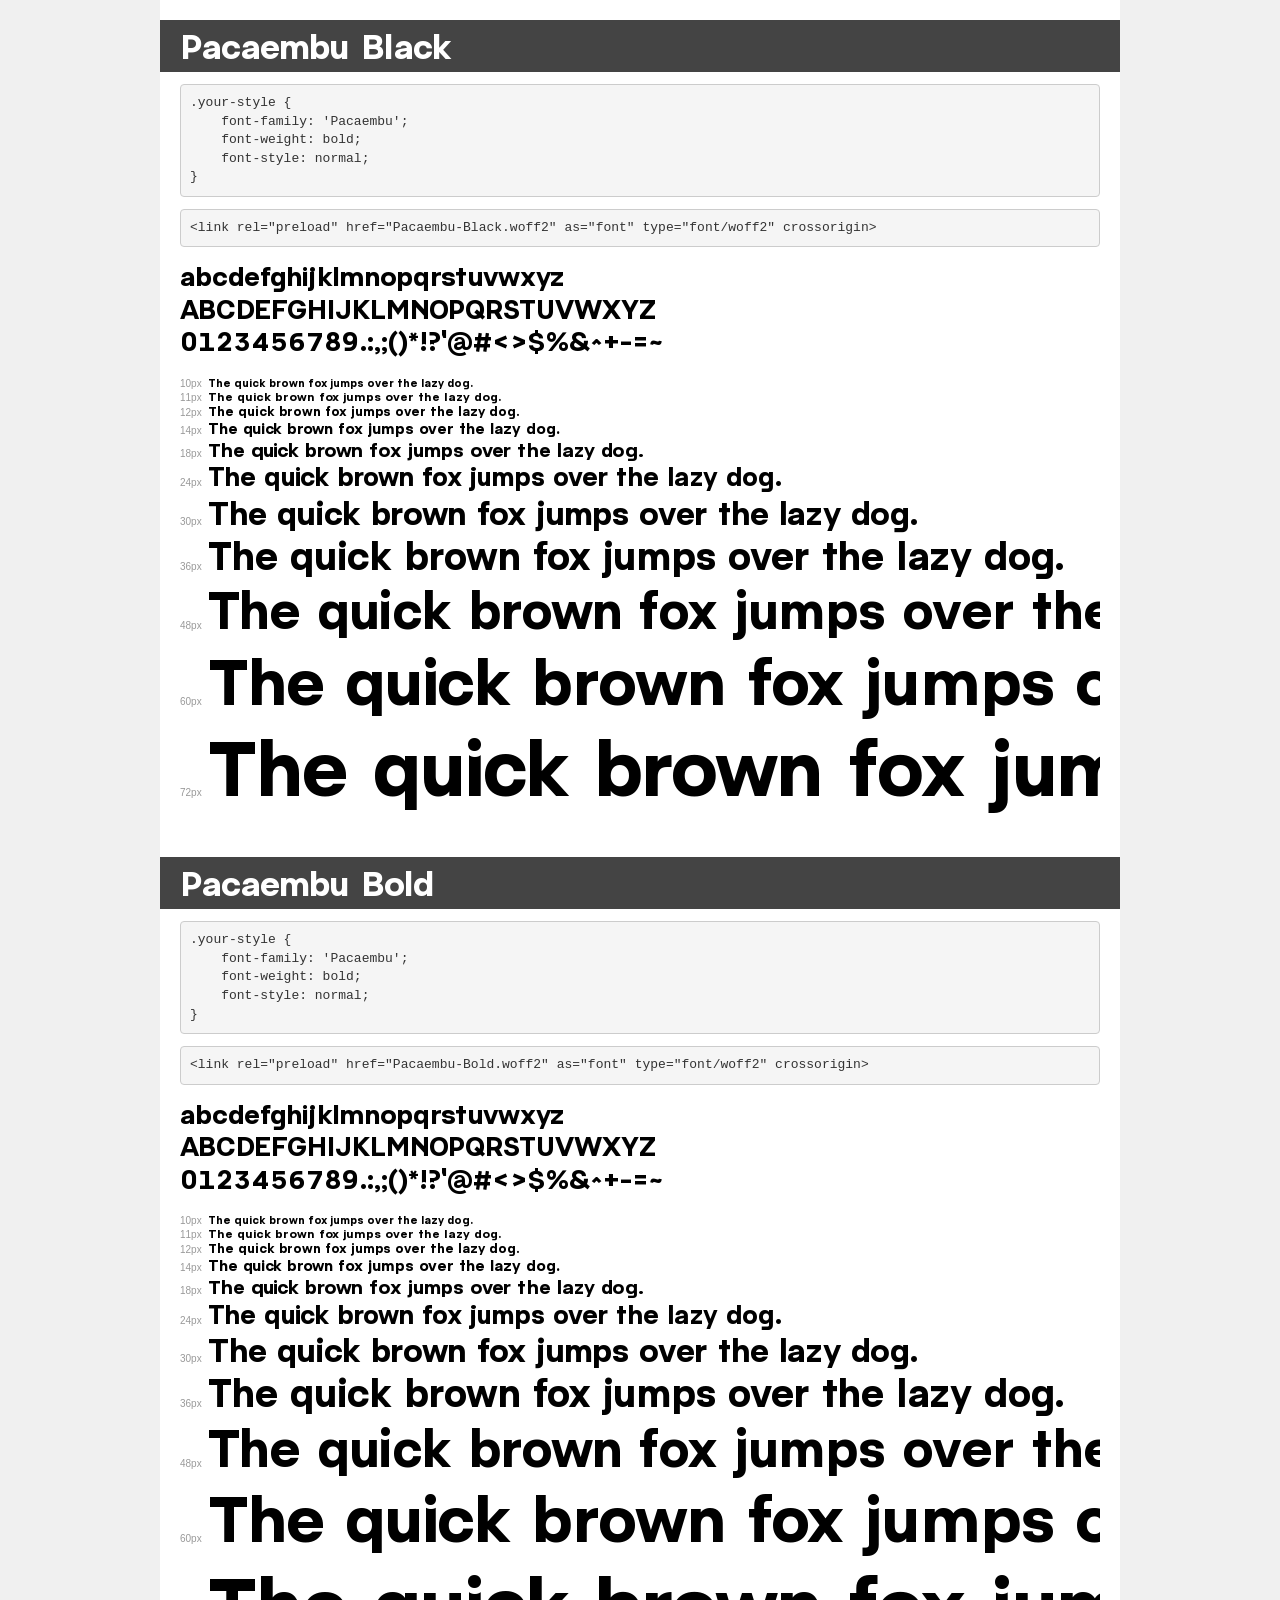
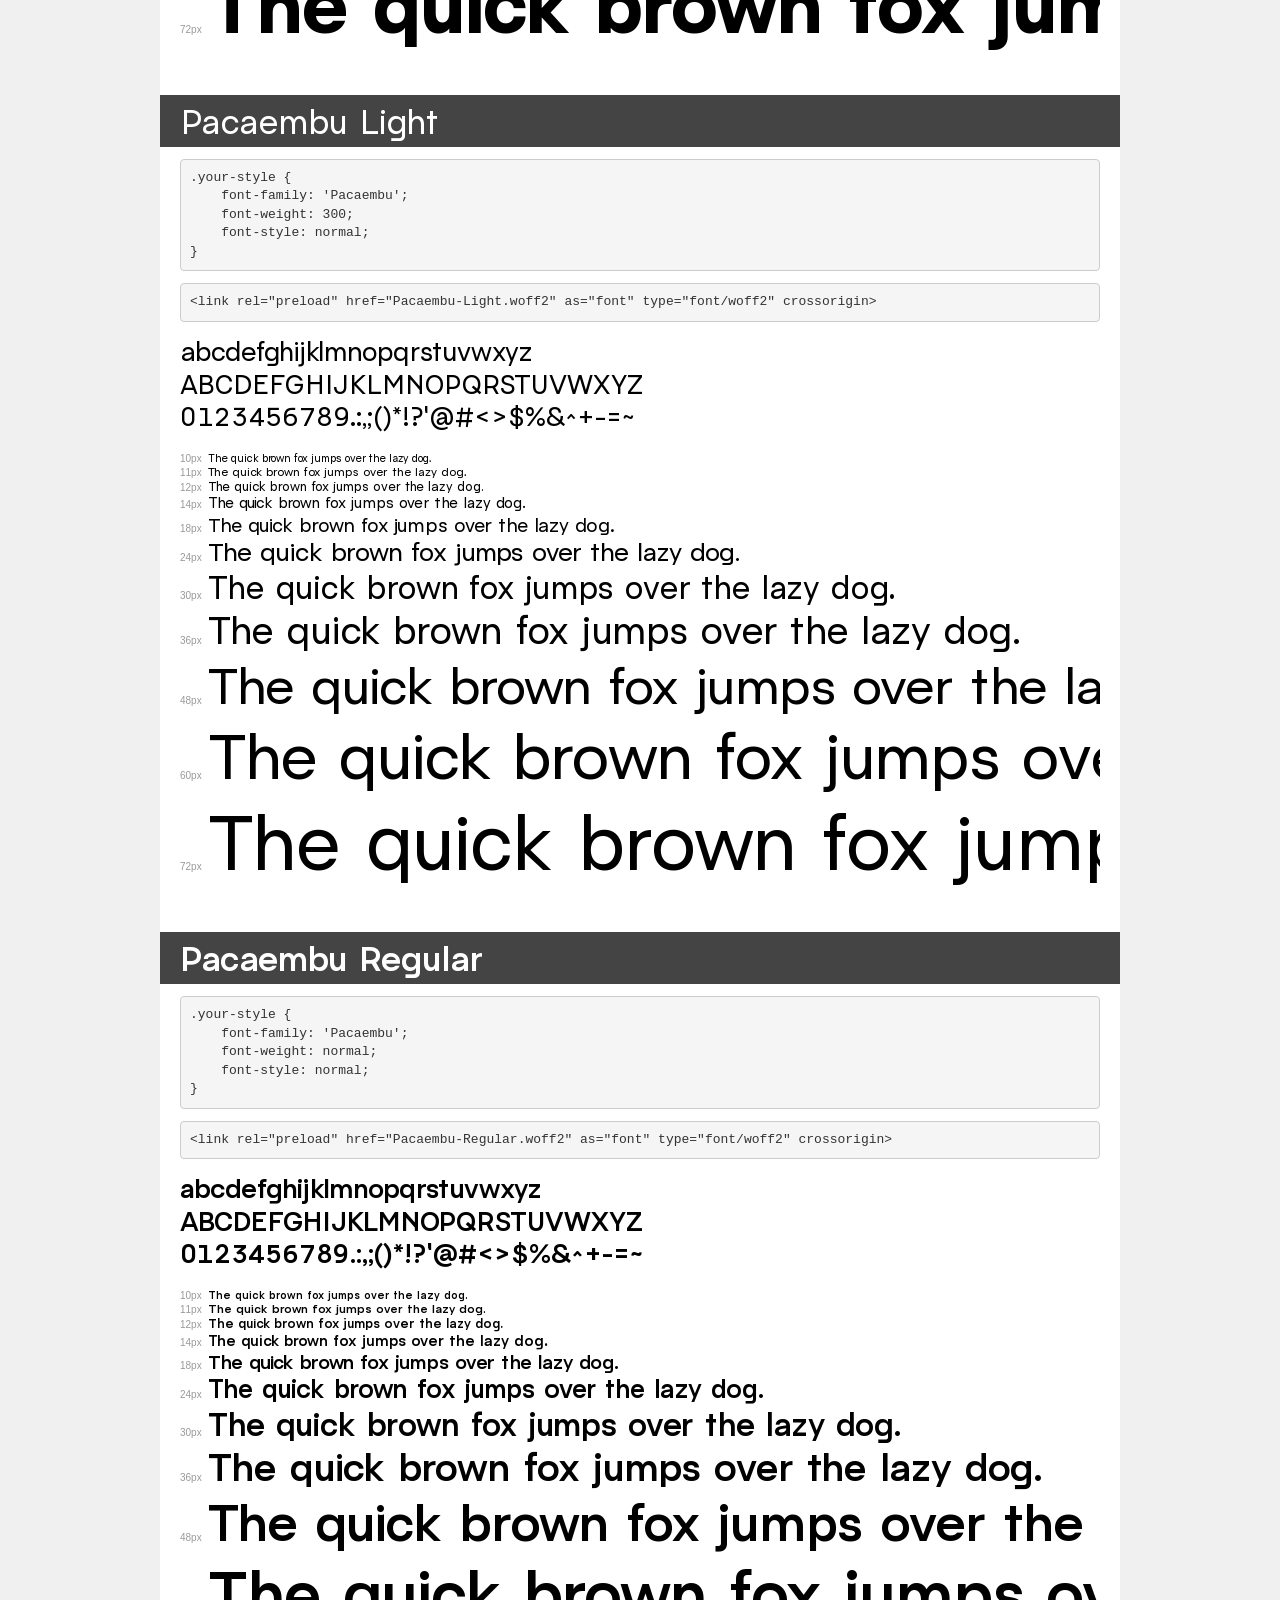
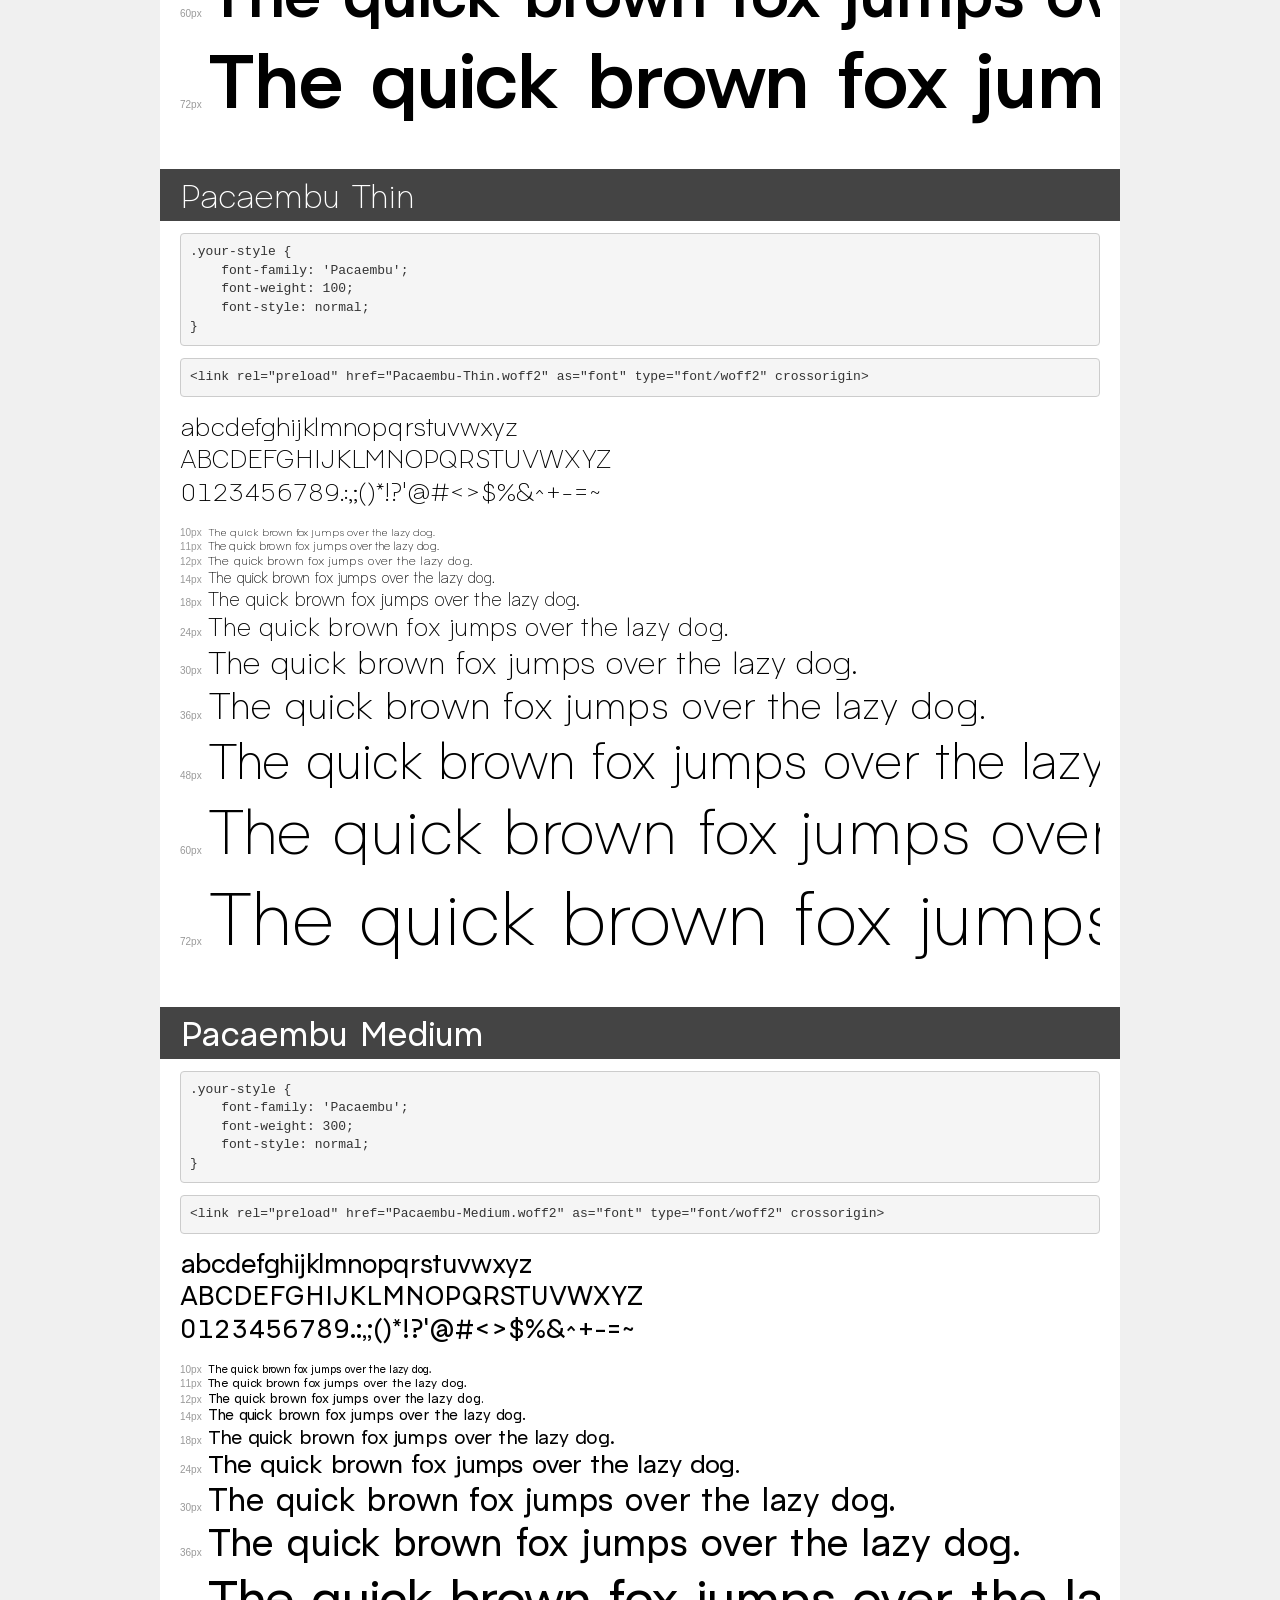
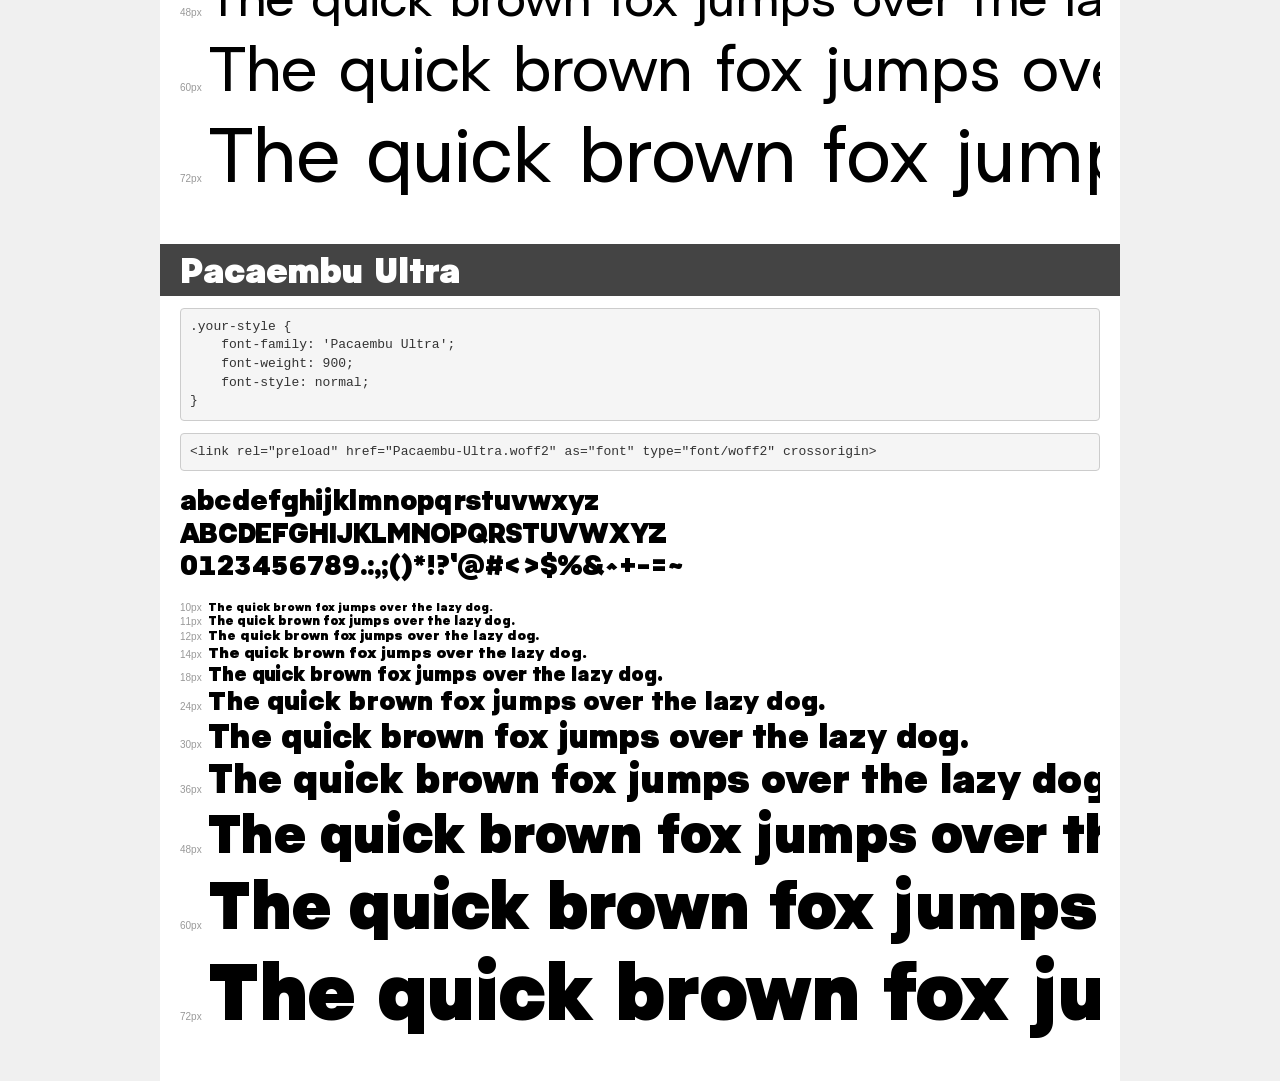
<file: fonts/demo.html>
<!DOCTYPE html>
<html lang="en">
<head>
    <meta charset="utf-8">
    <meta http-equiv="X-UA-Compatible" content="IE=edge">
    <meta name="viewport" content="width=device-width, initial-scale=1">
    <meta name="robots" content="noindex, noarchive">
    <meta name="format-detection" content="telephone=no">
    <title>Transfonter demo</title>
    <link href="stylesheet.css" rel="stylesheet">
    <style>
        /*
        http://meyerweb.com/eric/tools/css/reset/
        v2.0 | 20110126
        License: none (public domain)
        */
        html, body, div, span, applet, object, iframe,
        h1, h2, h3, h4, h5, h6, p, blockquote, pre,
        a, abbr, acronym, address, big, cite, code,
        del, dfn, em, img, ins, kbd, q, s, samp,
        small, strike, strong, sub, sup, tt, var,
        b, u, i, center,
        dl, dt, dd, ol, ul, li,
        fieldset, form, label, legend,
        table, caption, tbody, tfoot, thead, tr, th, td,
        article, aside, canvas, details, embed,
        figure, figcaption, footer, header, hgroup,
        menu, nav, output, ruby, section, summary,
        time, mark, audio, video {
            margin: 0;
            padding: 0;
            border: 0;
            font-size: 100%;
            font: inherit;
            vertical-align: baseline;
        }
        /* HTML5 display-role reset for older browsers */
        article, aside, details, figcaption, figure,
        footer, header, hgroup, menu, nav, section {
            display: block;
        }
        body {
            line-height: 1;
        }
        ol, ul {
            list-style: none;
        }
        blockquote, q {
            quotes: none;
        }
        blockquote:before, blockquote:after,
        q:before, q:after {
            content: '';
            content: none;
        }
        table {
            border-collapse: collapse;
            border-spacing: 0;
        }
        /* demo styles */
        body {
            background: #f0f0f0;
            color: #000;
        }
        .page {
            background: #fff;
            width: 920px;
            margin: 0 auto;
            padding: 20px 20px 0 20px;
            overflow: hidden;
        }
        .font-container {
            overflow-x: auto;
            overflow-y: hidden;
            margin-bottom: 40px;
            line-height: 1.3;
            white-space: nowrap;
            padding-bottom: 5px;
        }
        h1 {
            position: relative;
            background: #444;
            font-size: 32px;
            color: #fff;
            padding: 10px 20px;
            margin: 0 -20px 12px -20px;
        }
        .letters {
            font-size: 25px;
            margin-bottom: 20px;
        }
        .s10:before {
            content: '10px';
        }
        .s11:before {
            content: '11px';
        }
        .s12:before {
            content: '12px';
        }
        .s14:before {
            content: '14px';
        }
        .s18:before {
            content: '18px';
        }
        .s24:before {
            content: '24px';
        }
        .s30:before {
            content: '30px';
        }
        .s36:before {
            content: '36px';
        }
        .s48:before {
            content: '48px';
        }
        .s60:before {
            content: '60px';
        }
        .s72:before {
            content: '72px';
        }
        .s10:before, .s11:before, .s12:before, .s14:before,
        .s18:before, .s24:before, .s30:before, .s36:before,
        .s48:before, .s60:before, .s72:before {
            font-family: Arial, sans-serif;
            font-size: 10px;
            font-weight: normal;
            font-style: normal;
            color: #999;
            padding-right: 6px;
        }
        pre {
            display: block;
            padding: 9px;
            margin: 0 0 12px;
            font-family: Monaco, Menlo, Consolas, "Courier New", monospace;
            font-size: 13px;
            line-height: 1.428571429;
            color: #333;
            font-weight: normal;
            font-style: normal;
            background-color: #f5f5f5;
            border: 1px solid #ccc;
            overflow-x: auto;
            border-radius: 4px;
        }
        /* responsive */
        @media (max-width: 959px) {
            .page {
                width: auto;
                margin: 0;
            }
        }
    </style>
</head>
<body>
<div class="page">
    <div class="demo">
        <h1 style="font-family: 'Pacaembu'; font-weight: bold; font-style: normal;">Pacaembu Black</h1>
        <pre title="Usage">.your-style {
    font-family: 'Pacaembu';
    font-weight: bold;
    font-style: normal;
}</pre>
        <pre title="Preload (optional)">
&lt;link rel=&quot;preload&quot; href=&quot;Pacaembu-Black.woff2&quot; as=&quot;font&quot; type=&quot;font/woff2&quot; crossorigin&gt;</pre>
        <div class="font-container" style="font-family: 'Pacaembu'; font-weight: bold; font-style: normal;">
            <p class="letters">
                abcdefghijklmnopqrstuvwxyz<br>
ABCDEFGHIJKLMNOPQRSTUVWXYZ<br>
                0123456789.:,;()*!?'@#&lt;&gt;$%&^+-=~
            </p>
            <p class="s10" style="font-size: 10px;">The quick brown fox jumps over the lazy dog.</p>
            <p class="s11" style="font-size: 11px;">The quick brown fox jumps over the lazy dog.</p>
            <p class="s12" style="font-size: 12px;">The quick brown fox jumps over the lazy dog.</p>
            <p class="s14" style="font-size: 14px;">The quick brown fox jumps over the lazy dog.</p>
            <p class="s18" style="font-size: 18px;">The quick brown fox jumps over the lazy dog.</p>
            <p class="s24" style="font-size: 24px;">The quick brown fox jumps over the lazy dog.</p>
            <p class="s30" style="font-size: 30px;">The quick brown fox jumps over the lazy dog.</p>
            <p class="s36" style="font-size: 36px;">The quick brown fox jumps over the lazy dog.</p>
            <p class="s48" style="font-size: 48px;">The quick brown fox jumps over the lazy dog.</p>
            <p class="s60" style="font-size: 60px;">The quick brown fox jumps over the lazy dog.</p>
            <p class="s72" style="font-size: 72px;">The quick brown fox jumps over the lazy dog.</p>
        </div>
    </div>

    <div class="demo">
        <h1 style="font-family: 'Pacaembu'; font-weight: bold; font-style: normal;">Pacaembu Bold</h1>
        <pre title="Usage">.your-style {
    font-family: 'Pacaembu';
    font-weight: bold;
    font-style: normal;
}</pre>
        <pre title="Preload (optional)">
&lt;link rel=&quot;preload&quot; href=&quot;Pacaembu-Bold.woff2&quot; as=&quot;font&quot; type=&quot;font/woff2&quot; crossorigin&gt;</pre>
        <div class="font-container" style="font-family: 'Pacaembu'; font-weight: bold; font-style: normal;">
            <p class="letters">
                abcdefghijklmnopqrstuvwxyz<br>
ABCDEFGHIJKLMNOPQRSTUVWXYZ<br>
                0123456789.:,;()*!?'@#&lt;&gt;$%&^+-=~
            </p>
            <p class="s10" style="font-size: 10px;">The quick brown fox jumps over the lazy dog.</p>
            <p class="s11" style="font-size: 11px;">The quick brown fox jumps over the lazy dog.</p>
            <p class="s12" style="font-size: 12px;">The quick brown fox jumps over the lazy dog.</p>
            <p class="s14" style="font-size: 14px;">The quick brown fox jumps over the lazy dog.</p>
            <p class="s18" style="font-size: 18px;">The quick brown fox jumps over the lazy dog.</p>
            <p class="s24" style="font-size: 24px;">The quick brown fox jumps over the lazy dog.</p>
            <p class="s30" style="font-size: 30px;">The quick brown fox jumps over the lazy dog.</p>
            <p class="s36" style="font-size: 36px;">The quick brown fox jumps over the lazy dog.</p>
            <p class="s48" style="font-size: 48px;">The quick brown fox jumps over the lazy dog.</p>
            <p class="s60" style="font-size: 60px;">The quick brown fox jumps over the lazy dog.</p>
            <p class="s72" style="font-size: 72px;">The quick brown fox jumps over the lazy dog.</p>
        </div>
    </div>

    <div class="demo">
        <h1 style="font-family: 'Pacaembu'; font-weight: 300; font-style: normal;">Pacaembu Light</h1>
        <pre title="Usage">.your-style {
    font-family: 'Pacaembu';
    font-weight: 300;
    font-style: normal;
}</pre>
        <pre title="Preload (optional)">
&lt;link rel=&quot;preload&quot; href=&quot;Pacaembu-Light.woff2&quot; as=&quot;font&quot; type=&quot;font/woff2&quot; crossorigin&gt;</pre>
        <div class="font-container" style="font-family: 'Pacaembu'; font-weight: 300; font-style: normal;">
            <p class="letters">
                abcdefghijklmnopqrstuvwxyz<br>
ABCDEFGHIJKLMNOPQRSTUVWXYZ<br>
                0123456789.:,;()*!?'@#&lt;&gt;$%&^+-=~
            </p>
            <p class="s10" style="font-size: 10px;">The quick brown fox jumps over the lazy dog.</p>
            <p class="s11" style="font-size: 11px;">The quick brown fox jumps over the lazy dog.</p>
            <p class="s12" style="font-size: 12px;">The quick brown fox jumps over the lazy dog.</p>
            <p class="s14" style="font-size: 14px;">The quick brown fox jumps over the lazy dog.</p>
            <p class="s18" style="font-size: 18px;">The quick brown fox jumps over the lazy dog.</p>
            <p class="s24" style="font-size: 24px;">The quick brown fox jumps over the lazy dog.</p>
            <p class="s30" style="font-size: 30px;">The quick brown fox jumps over the lazy dog.</p>
            <p class="s36" style="font-size: 36px;">The quick brown fox jumps over the lazy dog.</p>
            <p class="s48" style="font-size: 48px;">The quick brown fox jumps over the lazy dog.</p>
            <p class="s60" style="font-size: 60px;">The quick brown fox jumps over the lazy dog.</p>
            <p class="s72" style="font-size: 72px;">The quick brown fox jumps over the lazy dog.</p>
        </div>
    </div>

    <div class="demo">
        <h1 style="font-family: 'Pacaembu'; font-weight: normal; font-style: normal;">Pacaembu Regular</h1>
        <pre title="Usage">.your-style {
    font-family: 'Pacaembu';
    font-weight: normal;
    font-style: normal;
}</pre>
        <pre title="Preload (optional)">
&lt;link rel=&quot;preload&quot; href=&quot;Pacaembu-Regular.woff2&quot; as=&quot;font&quot; type=&quot;font/woff2&quot; crossorigin&gt;</pre>
        <div class="font-container" style="font-family: 'Pacaembu'; font-weight: normal; font-style: normal;">
            <p class="letters">
                abcdefghijklmnopqrstuvwxyz<br>
ABCDEFGHIJKLMNOPQRSTUVWXYZ<br>
                0123456789.:,;()*!?'@#&lt;&gt;$%&^+-=~
            </p>
            <p class="s10" style="font-size: 10px;">The quick brown fox jumps over the lazy dog.</p>
            <p class="s11" style="font-size: 11px;">The quick brown fox jumps over the lazy dog.</p>
            <p class="s12" style="font-size: 12px;">The quick brown fox jumps over the lazy dog.</p>
            <p class="s14" style="font-size: 14px;">The quick brown fox jumps over the lazy dog.</p>
            <p class="s18" style="font-size: 18px;">The quick brown fox jumps over the lazy dog.</p>
            <p class="s24" style="font-size: 24px;">The quick brown fox jumps over the lazy dog.</p>
            <p class="s30" style="font-size: 30px;">The quick brown fox jumps over the lazy dog.</p>
            <p class="s36" style="font-size: 36px;">The quick brown fox jumps over the lazy dog.</p>
            <p class="s48" style="font-size: 48px;">The quick brown fox jumps over the lazy dog.</p>
            <p class="s60" style="font-size: 60px;">The quick brown fox jumps over the lazy dog.</p>
            <p class="s72" style="font-size: 72px;">The quick brown fox jumps over the lazy dog.</p>
        </div>
    </div>

    <div class="demo">
        <h1 style="font-family: 'Pacaembu'; font-weight: 100; font-style: normal;">Pacaembu Thin</h1>
        <pre title="Usage">.your-style {
    font-family: 'Pacaembu';
    font-weight: 100;
    font-style: normal;
}</pre>
        <pre title="Preload (optional)">
&lt;link rel=&quot;preload&quot; href=&quot;Pacaembu-Thin.woff2&quot; as=&quot;font&quot; type=&quot;font/woff2&quot; crossorigin&gt;</pre>
        <div class="font-container" style="font-family: 'Pacaembu'; font-weight: 100; font-style: normal;">
            <p class="letters">
                abcdefghijklmnopqrstuvwxyz<br>
ABCDEFGHIJKLMNOPQRSTUVWXYZ<br>
                0123456789.:,;()*!?'@#&lt;&gt;$%&^+-=~
            </p>
            <p class="s10" style="font-size: 10px;">The quick brown fox jumps over the lazy dog.</p>
            <p class="s11" style="font-size: 11px;">The quick brown fox jumps over the lazy dog.</p>
            <p class="s12" style="font-size: 12px;">The quick brown fox jumps over the lazy dog.</p>
            <p class="s14" style="font-size: 14px;">The quick brown fox jumps over the lazy dog.</p>
            <p class="s18" style="font-size: 18px;">The quick brown fox jumps over the lazy dog.</p>
            <p class="s24" style="font-size: 24px;">The quick brown fox jumps over the lazy dog.</p>
            <p class="s30" style="font-size: 30px;">The quick brown fox jumps over the lazy dog.</p>
            <p class="s36" style="font-size: 36px;">The quick brown fox jumps over the lazy dog.</p>
            <p class="s48" style="font-size: 48px;">The quick brown fox jumps over the lazy dog.</p>
            <p class="s60" style="font-size: 60px;">The quick brown fox jumps over the lazy dog.</p>
            <p class="s72" style="font-size: 72px;">The quick brown fox jumps over the lazy dog.</p>
        </div>
    </div>

    <div class="demo">
        <h1 style="font-family: 'Pacaembu'; font-weight: 300; font-style: normal;">Pacaembu Medium</h1>
        <pre title="Usage">.your-style {
    font-family: 'Pacaembu';
    font-weight: 300;
    font-style: normal;
}</pre>
        <pre title="Preload (optional)">
&lt;link rel=&quot;preload&quot; href=&quot;Pacaembu-Medium.woff2&quot; as=&quot;font&quot; type=&quot;font/woff2&quot; crossorigin&gt;</pre>
        <div class="font-container" style="font-family: 'Pacaembu'; font-weight: 300; font-style: normal;">
            <p class="letters">
                abcdefghijklmnopqrstuvwxyz<br>
ABCDEFGHIJKLMNOPQRSTUVWXYZ<br>
                0123456789.:,;()*!?'@#&lt;&gt;$%&^+-=~
            </p>
            <p class="s10" style="font-size: 10px;">The quick brown fox jumps over the lazy dog.</p>
            <p class="s11" style="font-size: 11px;">The quick brown fox jumps over the lazy dog.</p>
            <p class="s12" style="font-size: 12px;">The quick brown fox jumps over the lazy dog.</p>
            <p class="s14" style="font-size: 14px;">The quick brown fox jumps over the lazy dog.</p>
            <p class="s18" style="font-size: 18px;">The quick brown fox jumps over the lazy dog.</p>
            <p class="s24" style="font-size: 24px;">The quick brown fox jumps over the lazy dog.</p>
            <p class="s30" style="font-size: 30px;">The quick brown fox jumps over the lazy dog.</p>
            <p class="s36" style="font-size: 36px;">The quick brown fox jumps over the lazy dog.</p>
            <p class="s48" style="font-size: 48px;">The quick brown fox jumps over the lazy dog.</p>
            <p class="s60" style="font-size: 60px;">The quick brown fox jumps over the lazy dog.</p>
            <p class="s72" style="font-size: 72px;">The quick brown fox jumps over the lazy dog.</p>
        </div>
    </div>

    <div class="demo">
        <h1 style="font-family: 'Pacaembu Ultra'; font-weight: 900; font-style: normal;">Pacaembu Ultra</h1>
        <pre title="Usage">.your-style {
    font-family: 'Pacaembu Ultra';
    font-weight: 900;
    font-style: normal;
}</pre>
        <pre title="Preload (optional)">
&lt;link rel=&quot;preload&quot; href=&quot;Pacaembu-Ultra.woff2&quot; as=&quot;font&quot; type=&quot;font/woff2&quot; crossorigin&gt;</pre>
        <div class="font-container" style="font-family: 'Pacaembu Ultra'; font-weight: 900; font-style: normal;">
            <p class="letters">
                abcdefghijklmnopqrstuvwxyz<br>
ABCDEFGHIJKLMNOPQRSTUVWXYZ<br>
                0123456789.:,;()*!?'@#&lt;&gt;$%&^+-=~
            </p>
            <p class="s10" style="font-size: 10px;">The quick brown fox jumps over the lazy dog.</p>
            <p class="s11" style="font-size: 11px;">The quick brown fox jumps over the lazy dog.</p>
            <p class="s12" style="font-size: 12px;">The quick brown fox jumps over the lazy dog.</p>
            <p class="s14" style="font-size: 14px;">The quick brown fox jumps over the lazy dog.</p>
            <p class="s18" style="font-size: 18px;">The quick brown fox jumps over the lazy dog.</p>
            <p class="s24" style="font-size: 24px;">The quick brown fox jumps over the lazy dog.</p>
            <p class="s30" style="font-size: 30px;">The quick brown fox jumps over the lazy dog.</p>
            <p class="s36" style="font-size: 36px;">The quick brown fox jumps over the lazy dog.</p>
            <p class="s48" style="font-size: 48px;">The quick brown fox jumps over the lazy dog.</p>
            <p class="s60" style="font-size: 60px;">The quick brown fox jumps over the lazy dog.</p>
            <p class="s72" style="font-size: 72px;">The quick brown fox jumps over the lazy dog.</p>
        </div>
    </div>

</div>
</body>
</html>
</file>
<file: fonts/stylesheet.css>
@font-face {
    font-family: 'Pacaembu';
    src: url('Pacaembu-Black.eot');
    src: local('Pacaembu Black'), local('Pacaembu-Black'),
        url('Pacaembu-Black.eot?#iefix') format('embedded-opentype'),
        url('Pacaembu-Black.woff2') format('woff2'),
        url('Pacaembu-Black.woff') format('woff'),
        url('Pacaembu-Black.ttf') format('truetype');
    font-weight: bold;
    font-style: normal;
    font-display: swap;
}

@font-face {
    font-family: 'Pacaembu';
    src: url('Pacaembu-Bold.eot');
    src: local('Pacaembu Bold'), local('Pacaembu-Bold'),
        url('Pacaembu-Bold.eot?#iefix') format('embedded-opentype'),
        url('Pacaembu-Bold.woff2') format('woff2'),
        url('Pacaembu-Bold.woff') format('woff'),
        url('Pacaembu-Bold.ttf') format('truetype');
    font-weight: bold;
    font-style: normal;
    font-display: swap;
}

@font-face {
    font-family: 'Pacaembu';
    src: url('Pacaembu-Light.eot');
    src: local('Pacaembu Light'), local('Pacaembu-Light'),
        url('Pacaembu-Light.eot?#iefix') format('embedded-opentype'),
        url('Pacaembu-Light.woff2') format('woff2'),
        url('Pacaembu-Light.woff') format('woff'),
        url('Pacaembu-Light.ttf') format('truetype');
    font-weight: 300;
    font-style: normal;
    font-display: swap;
}

@font-face {
    font-family: 'Pacaembu';
    src: url('Pacaembu-Regular.eot');
    src: local('Pacaembu Regular'), local('Pacaembu-Regular'),
        url('Pacaembu-Regular.eot?#iefix') format('embedded-opentype'),
        url('Pacaembu-Regular.woff2') format('woff2'),
        url('Pacaembu-Regular.woff') format('woff'),
        url('Pacaembu-Regular.ttf') format('truetype');
    font-weight: normal;
    font-style: normal;
    font-display: swap;
}

@font-face {
    font-family: 'Pacaembu';
    src: url('Pacaembu-Thin.eot');
    src: local('Pacaembu Thin'), local('Pacaembu-Thin'),
        url('Pacaembu-Thin.eot?#iefix') format('embedded-opentype'),
        url('Pacaembu-Thin.woff2') format('woff2'),
        url('Pacaembu-Thin.woff') format('woff'),
        url('Pacaembu-Thin.ttf') format('truetype');
    font-weight: 100;
    font-style: normal;
    font-display: swap;
}

@font-face {
    font-family: 'Pacaembu';
    src: url('Pacaembu-Medium.eot');
    src: local('Pacaembu Medium'), local('Pacaembu-Medium'),
        url('Pacaembu-Medium.eot?#iefix') format('embedded-opentype'),
        url('Pacaembu-Medium.woff2') format('woff2'),
        url('Pacaembu-Medium.woff') format('woff'),
        url('Pacaembu-Medium.ttf') format('truetype');
    font-weight: 300;
    font-style: normal;
    font-display: swap;
}

@font-face {
    font-family: 'Pacaembu Ultra';
    src: url('Pacaembu-Ultra.eot');
    src: local('Pacaembu Ultra'), local('Pacaembu-Ultra'),
        url('Pacaembu-Ultra.eot?#iefix') format('embedded-opentype'),
        url('Pacaembu-Ultra.woff2') format('woff2'),
        url('Pacaembu-Ultra.woff') format('woff'),
        url('Pacaembu-Ultra.ttf') format('truetype');
    font-weight: 900;
    font-style: normal;
    font-display: swap;
}
</file>
